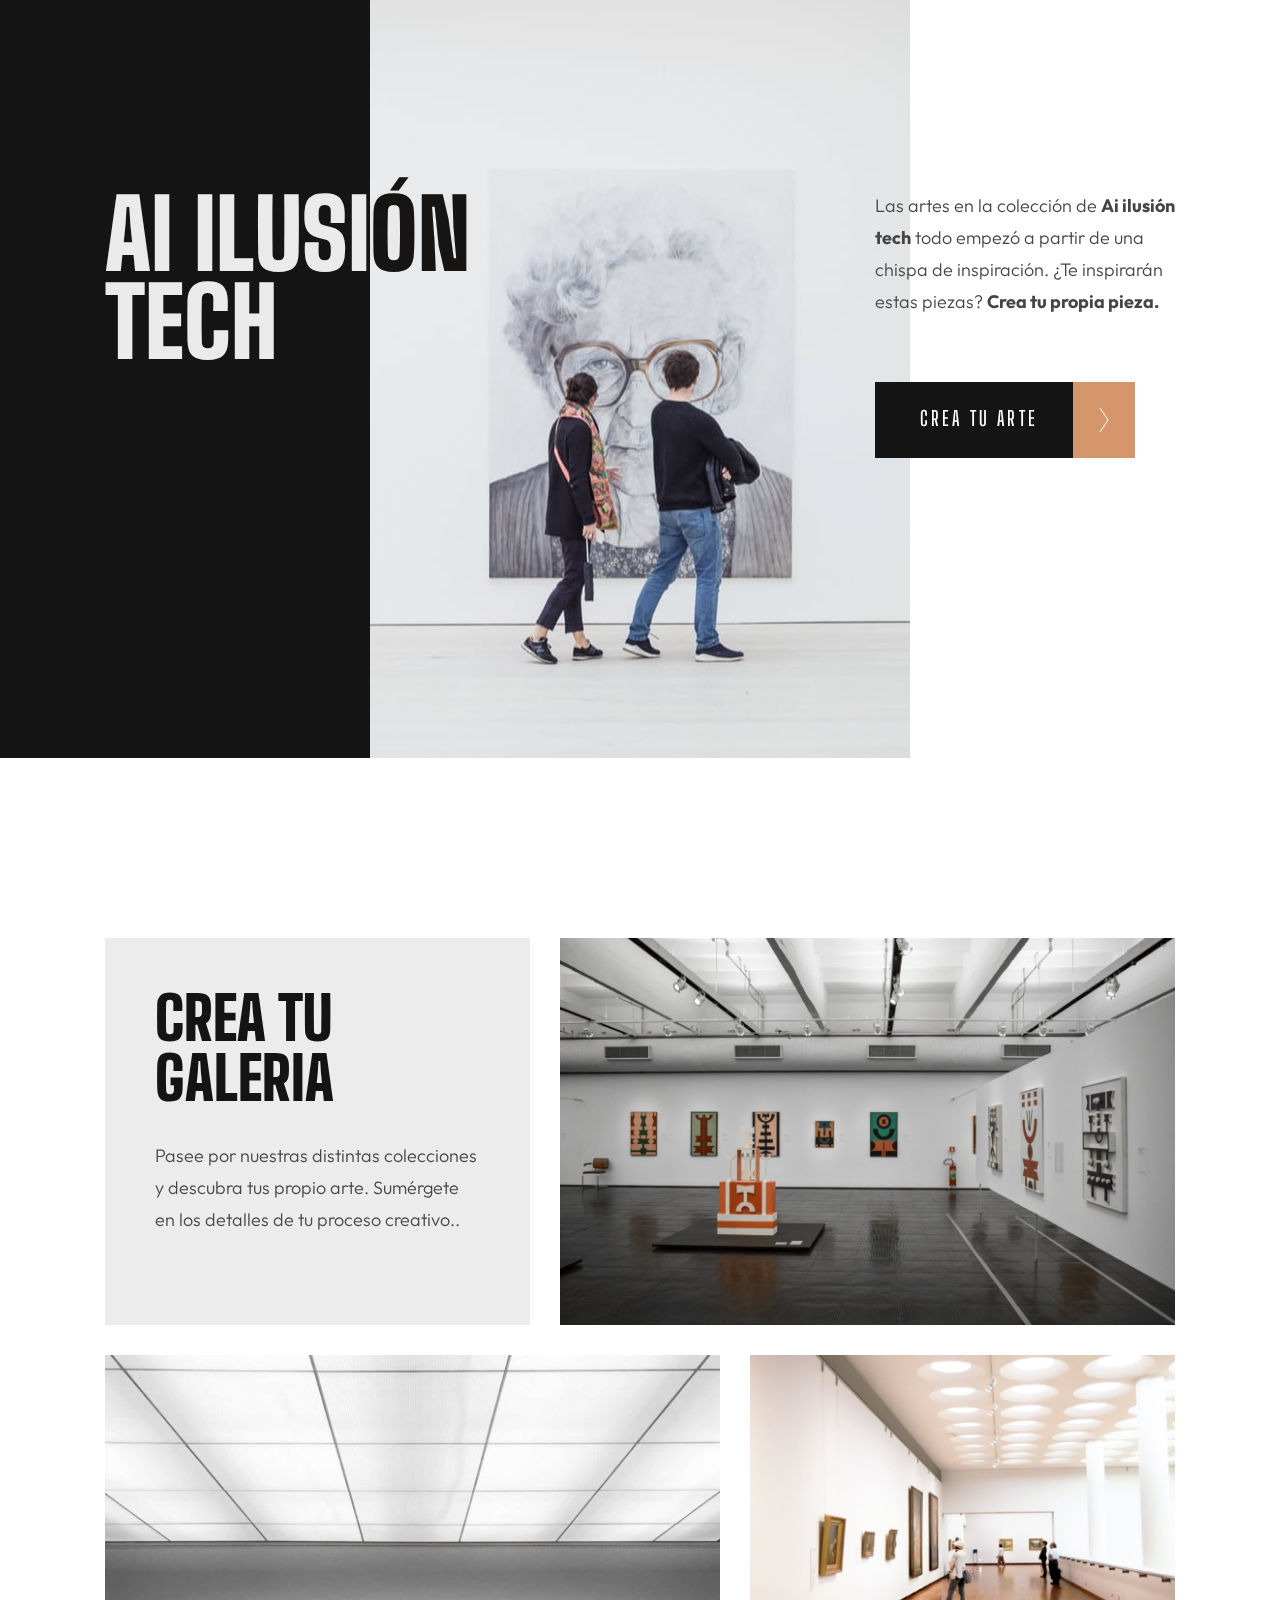
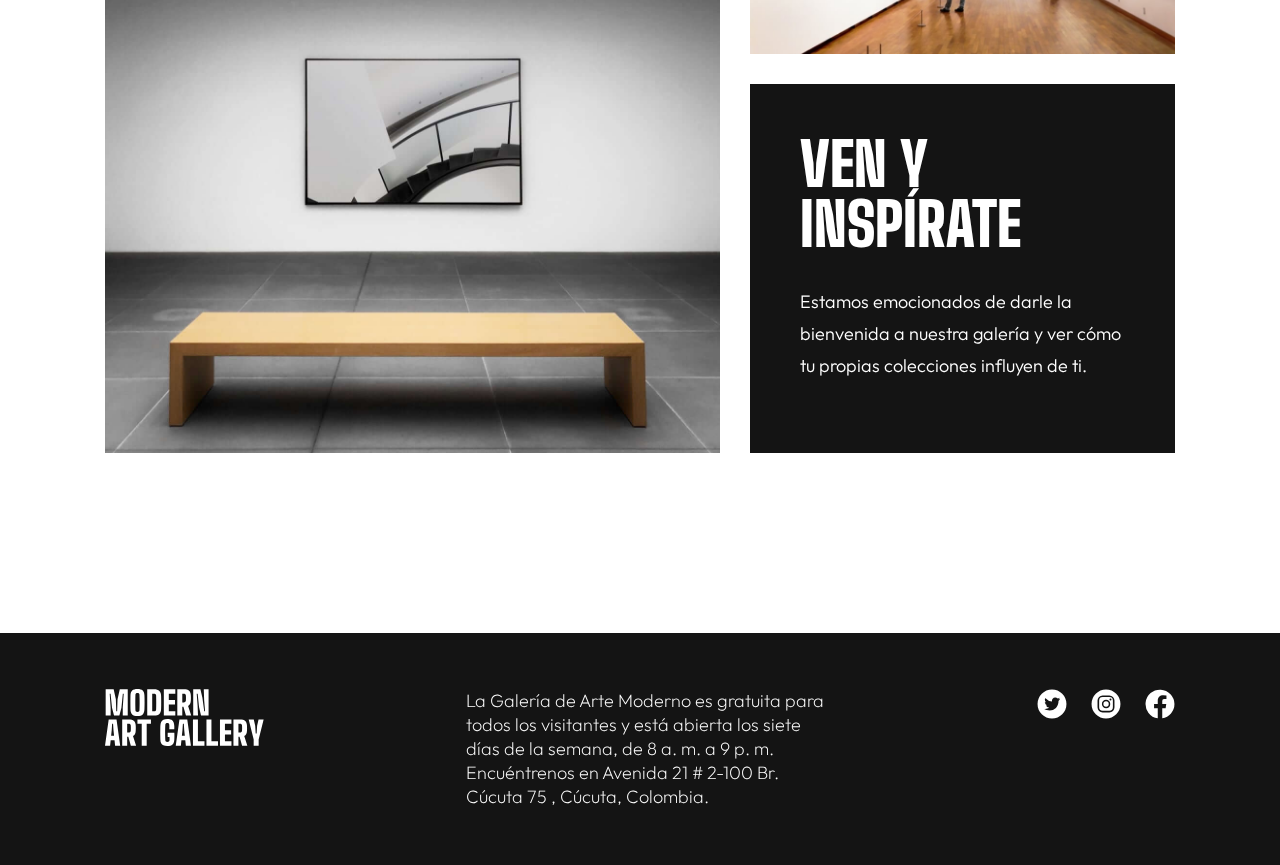
<file: index.html>
<!DOCTYPE html>
<html lang="en">

<head>
  <meta charset="UTF-8">
  <meta http-equiv="X-UA-Compatible" content="IE=edge">
  <meta name="viewport" content="width=device-width, initial-scale=1.0, viewport-fit=cover">

  <title>Ai ilusión tech</title>

  <link rel="icon" href="./assets/favicon-32x32.png" type="image/x-icon">
  <link rel="stylesheet" href="./style.min.css">
</head>

<body>
  <main>
    <header>
      <img class="hero-image-mobile" src="./assets/mobile/image-hero@2x.jpg" alt="Art Gallery Picture">
      <div class="container">

        <div class="hero-section">
          <h1 class="heading-xl h1-heading">Ai ilusión tech</h1>
          <div class="hero-text">
            <p class="body-m hero-paragraph pb-64">Las artes en la colección de <span>Ai ilusión tech</span> todo empezó a partir de una chispa de inspiración. ¿Te inspirarán estas piezas? <span>Crea tu propia pieza. </span></p>
            <div class="btn">
              <a class="btn-link" href="./crear.html">Crea tu Arte</a>
              <a class="arrow-right" href="./crear.html"><img src="./assets/icon-arrow-right.svg" alt="Arrow Button"></a>
            </div>
          </div>
        </div>
      </div>
    </header>

    <article class="container">

      <div class="grid">
        <div class="top-feature-left">
          <h2 class="heading-m">Crea tu galeria</h2>
          <p class="body-m">Pasee por nuestras distintas colecciones y descubra tus propio arte. Sumérgete en los detalles de tu proceso creativo..</p>
        </div>

        <picture class="top-feature-right">
          <source media="(max-width:540px)" srcset="./assets/mobile/image-grid-1@2x.jpg">
          <source media="(max-width:800px)" srcset="./assets/tablet/image-grid-1@2x.jpg">
          <img src="./assets/desktop/image-grid-1@2x.jpg" alt="Art Gallery Exposition">
        </picture>

        <picture class="left-feature">
          <source media="(max-width:540px)" srcset="./assets/mobile/image-grid-2@2x.jpg">
          <source media="(max-width:800px)" srcset="./assets/tablet/image-grid-2@2x.jpg">
          <img src="./assets/desktop/image-grid-2@2x.jpg" alt="Art Gallery seat">
        </picture>

        <picture class="right-feature-1">
          <source media="(max-width:540px)" srcset="./assets/mobile/image-grid-3@2x.jpg">
          <source media="(max-width:800px)" srcset="./assets/tablet/image-grid-3@2x.jpg">
          <img src="./assets/desktop/image-grid-3@2x.jpg" alt="Art Gallery People">
        </picture>

        <div class="right-feature-2"  href="./galeria.html">
          <a class="heading-m white" href="./galeria.html">VEN Y INSPÍRATE</a>
          <p class="body-m-white">Estamos emocionados de darle la bienvenida a nuestra galería y ver cómo tu propias colecciones influyen de ti.</p>
        </div>
      </div>

    </article>

  </main>

  <footer>



    <div class="container flex">

      <img class="logo" src="./assets/logo-light.svg" alt="">

      <p class="body-xs">La Galería de Arte Moderno es gratuita para todos los visitantes y está abierta los siete días de la semana, de 8 a. m. a 9 p. m. Encuéntrenos en Avenida 21 # 2-100 Br. Cúcuta 75 , Cúcuta, Colombia.</p>

      <div class="social">
        <a class="twitter" href="#" aria-label="twitter">
          <svg xmlns="http://www.w3.org/2000/svg" data-name="twitter" viewBox="0 0 40 40">
            <path d="M20 .73A19.27 19.27 0 1 0 39.27 20 19.27 19.27 0 0 0 20 .73Zm10.74 12.68a.57.57 0 0 1-.12.34 8.45 8.45 0 0 1-1.68 1.75c-.09.07-.25.14-.25.28 0 3.47-.89 6.94-3.42 9.45a12.73 12.73 0 0 1-12.35 2.89 11.4 11.4 0 0 1-2.38-1 8.15 8.15 0 0 1-.75-.44c-.06 0-.11-.09 0-.13s.09 0 .28 0a8.48 8.48 0 0 0 3.57-.45A5.49 5.49 0 0 0 16 24.89c-.15 0-.31 0-.47-.06a4.61 4.61 0 0 1-3.44-2.89c0-.11 0-.17.12-.15a4.66 4.66 0 0 0 1.64-.05 2.26 2.26 0 0 1-.56-.17A4.44 4.44 0 0 1 10.53 18a2.08 2.08 0 0 1 0-.49c0-.12.06-.16.16-.09a4.55 4.55 0 0 0 1.67.47c-.19-.15-.36-.31-.53-.47a4.4 4.4 0 0 1-.75-5.19c.08-.12.14-.12.24 0a13.51 13.51 0 0 0 8.68 4.4c.09 0 .1 0 .09-.1a4.79 4.79 0 0 1 0-1.81 4.43 4.43 0 0 1 .85-1.72 4.52 4.52 0 0 1 3.21-1.67 4.28 4.28 0 0 1 1.87.3 4.51 4.51 0 0 1 1.22.75 1.61 1.61 0 0 1 .22.23.19.19 0 0 0 .18 0 11 11 0 0 0 2.52-1 .1.1 0 0 1 .11 0s0 .07 0 .11a3.86 3.86 0 0 1-.7 1.29c-.2.25-.7.86-1.05.92a8.77 8.77 0 0 0 2.13-.6c.08 0 .09-.06.09 0Z  M69.28 58.86A19.27 19.27 0 1 0 47 77.9V64.43h-4.9v-5.57H47v-4.25c0-4.83 2.88-7.5 7.28-7.5a29.25 29.25 0 0 1 4.31.38v4.74h-2.43a2.79 2.79 0 0 0-3.14 3v3.62h5.35l-.86 5.57H53V77.9a19.27 19.27 0 0 0 16.28-19.04Z" />
          </svg>
        </a>

        <a class="facebook" href="index.html" aria-label="facebook">
          <svg xmlns="http://www.w3.org/2000/svg" id="facebook" data-name="facebook" viewBox="0 0 40 40">

            <path class="cls-1" d="M24.51 10.8h-9a4.66 4.66 0 0 0-4.66 4.66v9a4.67 4.67 0 0 0 4.66 4.67h9a4.67 4.67 0 0 0 4.66-4.67v-9a4.66 4.66 0 0 0-4.66-4.66Zm-4.42 14.74A5.57 5.57 0 1 1 25.66 20a5.57 5.57 0 0 1-5.57 5.54ZM26 15.36A1.33 1.33 0 1 1 27.31 14 1.32 1.32 0 0 1 26 15.36Z M20.09 16.41A3.57 3.57 0 1 0 23.66 20a3.57 3.57 0 0 0-3.57-3.59Z M20 .73A19.27 19.27 0 1 0 39.27 20 19.27 19.27 0 0 0 20 .73Zm11.3 23.75a6.8 6.8 0 0 1-6.79 6.79h-9a6.8 6.8 0 0 1-6.81-6.79v-9a6.8 6.8 0 0 1 6.79-6.79h9a6.8 6.8 0 0 1 6.79 6.79Z" />
            <path class="cls-1" d="" />
          </svg>
        </a>

        <a class="instagram" href="index.html" aria-label="instagram">
          <svg xmlns="http://www.w3.org/2000/svg" data-name="instagram" viewBox="0 0 40 40">
            <path d="M39.27 20.12A19.27 19.27 0 1 0 17 39.16V25.69h-4.9v-5.57H17v-4.25c0-4.83 2.88-7.5 7.28-7.5a29.25 29.25 0 0 1 4.31.38v4.74h-2.44a2.79 2.79 0 0 0-3.14 3v3.62h5.35l-.86 5.57H23v13.48a19.27 19.27 0 0 0 16.27-19.04Z" />
          </svg>
        </a>



      </div>

    </div>

    <script src="script.js"></script>
  </footer>
</body>

</html>
</file>
<file: style.min.css>
@import url(https://fonts.googleapis.com/css2?family=Big+Shoulders+Display:wght@400;500;700;900&family=Outfit:wght@100;300&display=swap);*{margin:0;padding:0;text-decoration:0;box-sizing:border-box;transition:all ease .2s;list-style-type:none}a:not([class]){text-decoration-skip-ink:auto}img,picture,source{max-width:100%;display:block;object-fit:cover;line-height:0}button,input,select,textarea{font:inherit}@media (prefers-reduced-motion:reduce){html:focus-within{scroll-behavior:auto}*,::after,::before{animation-duration:0s!important;animation-iteration-count:1!important;transition-duration:0s!important;scroll-behavior:auto!important}}button{all:unset;cursor:pointer}body{line-height:1.3;text-rendering:optimizeSpeed;font-family:'Big Shoulders Display',sans sans-serif;background-color:#fff}:root{--brown:hsla(24, 56%, 63%, 1);--black:hsla(0, 0%, 8%, 1);--gray:hsla(0, 0%, 27%, 1);--white:hsla(0, 0%, 100%, 1)}.heading-xl{font:900 6rem/5.5rem 'Big Shoulders Display',sans-serif;text-transform:uppercase;color:var(--black)}.heading-l{font:900 4.375rem/4.375rem 'Big Shoulders Display',sans-serif;text-transform:uppercase;color:var(--black)}.heading-m{font:900 3.75rem/3.75rem 'Big Shoulders Display',sans-serif;text-transform:uppercase;color:var(--black)}.heading-s{font:900 2.25rem/2.25rem 'Big Shoulders Display',sans-serif;text-transform:uppercase;color:var(--black)}.body-m{font:300 1.125rem/2rem Outfit,sans-serif;color:var(--gray)}.body-m-white{font:300 1.125rem/2rem Outfit,sans-serif;color:var(--white)}span{font-weight:700}.body-s{font:300 1.125rem/1.75rem Outfit,sans-serif;color:var(--gray)}.body-xs{font:200 1.125rem/1.5rem Outfit,sans-serif;color:var(--white);max-width:23.125rem}.white{color:var(--white)}.brown{color:var(--brown)}.btn{display:flex;max-width:16.25rem;z-index:1;background-color:var(--black);justify-content:flex-end}.btn-2{display:flex;max-width:16.25rem;z-index:1;background-color:var(--black);justify-content:flex-end;z-index:2;position:absolute;top:0;flex-direction:row-reverse}.btn-link{padding:1.5rem 2.1875rem;font:600 1.25rem/1.5rem 'Big Shoulders Display',sans-serif;letter-spacing:.2rem;color:var(--white);text-transform:uppercase;transition:all ease .3s}.btn-2:hover,.btn:hover{background-color:var(--brown);transition:all ease .3s}.arrow-left,.arrow-right{padding:1rem;background-color:var(--brown);transition:all ease .3s}.arrow-left:hover,.arrow-right:hover{background-color:var(--black);transition:all ease .3s}.btn-link:hover~.arrow-right{background-color:var(--black);transition:all ease .3s}.btn-link:hover{background-color:var(--brown)}.arrow-left img,.arrow-right img{padding:.625rem}#map{height:37.5rem;z-index:1;filter:grayscale(100)}header{background:linear-gradient(270deg,#fff 50%,hsla(0,0%,8%,1) 50%)}.container{max-width:69.375rem;margin:0 auto;padding-inline:1.25rem}.hero-section{display:flex;padding-block:11.875rem 18.75rem;margin-bottom:11.25rem;background-repeat:no-repeat;background-image:url(assets/desktop/image-hero.jpg);background-position:50% 50%;justify-content:space-between}.hero-image-mobile{display:none}.h1-heading{max-width:28.125rem;mix-blend-mode:difference;color:var(--white)}.hero-paragraph{max-width:18.75rem}.grid{display:grid;gap:1.875rem;margin-block:11.25rem;max-width:100%;grid-template-columns:1fr 10rem 1fr;grid-template-rows:auto auto 1fr;grid-template-areas:'t1 t2 t2' 'l1 l1 r1' 'l1 l1 r2';transition:all ease .5s}.top-feature-left{display:flex;flex-direction:column;padding:3.125rem;gap:2rem;background-color:#ececec;grid-area:t1}.top-feature-right{display:flex;grid-area:t2;max-width:100%;overflow:hidden}.left-feature{display:flex;grid-area:l1;max-width:100%;overflow:hidden}.right-feature-1{display:flex;grid-area:r1;max-width:100%;overflow:hidden}.right-feature-2{display:flex;flex-direction:column;gap:2rem;grid-area:r2;max-width:100%;padding:3.125rem;background-color:var(--black)}.left-feature img,.top-feature-right img{transform:scale(1);transition:all ease 1s}.left-feature img:hover,.right-feature-1 img:hover,.top-feature-right img:hover{transform:scale(1.05);transition:all ease .5s}footer{background-color:var(--black);padding-block:3.5rem}.flex{display:flex;gap:1.875rem;justify-content:space-between;align-items:flex-start}.social,.social-2{display:flex;flex-wrap:wrap;flex-direction:row;gap:1.5rem}.social svg:hover{fill:var(--brown)}.social svg:hover{fill:var(--black)}.social svg{display:flex;height:1.875rem;width:1.875rem;fill:#fff;gap:2.5rem}.social svg:hover{fill:var(--brown)}.social-2 svg{display:flex;height:1.875rem;width:1.875rem;fill:#fff;gap:2.5rem}.social-2 svg:hover{fill:var(--black)}.location{background-color:var(--brown)}.bg{background-color:var(--black)}.adress p{color:#fff;max-width:33.75rem;font:200 1.125rem/1.5rem Outfit,sans-serif;color:var(--white)}.adress{display:flex;gap:2.5rem;padding-block:5.625rem;justify-content:space-between}.adress-list{display:flex;flex-direction:column;gap:1.25rem}.logo path,.logo-2 path{display:flex;padding:1.875rem;width:25rem;fill:var(--white);transition:all ease .3s}.logo path:hover{fill:var(--brown);transition:all ease .3s}.logo-2 path:hover{fill:var(--black);transition:all ease .3s}.logo{object-fit:initial;width:10rem;transform:scale(1)}.pb-64{padding-bottom:4rem}@media (max-width:50rem){.container{max-width:43.75rem}header{background:var(--white) url(assets/tablet/image-hero.jpg) no-repeat}.hero-section{display:grid;grid-template-columns:1fr 1fr;gap:1.25rem;padding-block:6.25rem;margin-bottom:0;background-image:initial}.hero-text{grid-column:2}.heading-xl{font:900 3.75rem/3.75rem 'Big Shoulders Display',sans-serif;grid-column:2;max-width:17.5rem;text-transform:uppercase}.heading-l{font:900 3.125rem/3.4375rem 'Big Shoulders Display',sans-serif}.heading-m{font:900 3.125rem/3.25rem 'Big Shoulders Display',sans-serif}.body-m{font:300 1rem/1.75rem Outfit,sans-serif;color:var(--gray)}.adress{display:flex;gap:6.25rem;justify-content:flex-start}.adress p{max-width:21.25rem;font:200 1rem/1.25rem Outfit,sans-serif}.pb-64{padding-bottom:3rem}.grid{display:grid;gap:1.25rem;margin-block:11.25rem;max-width:100%;grid-template-columns:1fr 1fr 1fr;grid-template-rows:1fr 1fr 1fr;grid-template-areas:'t1 t2 t2' 'l1 l1 r1' 'l1 l1 r2'}.top-feature-left{padding:2.875rem;align-items:center;justify-content:flex-start}.social,.social-2{gap:.625rem}.body-xs{max-width:16.5625rem}}@media (max-width:33.75rem){header{background:var(--white)}.hero-section{display:flex;gap:2.25rem;padding-block:2.25rem;flex-direction:column}.hero-image-mobile{display:flex;object-fit:cover;max-width:100%}.hero-paragraph{max-width:100%}.btn-link{padding:.5rem 1rem;font:600 .75rem/1.25rem 'Big Shoulders Display',sans-serif}.btn,.btn-2{gap:.625rem;max-width:11.25rem;align-items:center;justify-content:space-between}.arrow-right{padding:.5rem .375rem}.flex{flex-direction:column}.adress{gap:1.25rem;justify-content:flex-start;flex-direction:column}.adress{gap:1.25rem;padding-block:2.5rem}.heading-l{font:900 2.5rem/2.75rem 'Big Shoulders Display',sans-serif}.heading-s{font:900 1.75rem/1.875rem 'Big Shoulders Display',sans-serif}.grid{display:flex;gap:1.25rem;margin-block:2.5rem;flex-direction:column}}@media (hover:hover){.grid:hover>picture:not(:hover){filter:grayscale(100);transition:all ease .5s}.grid:hover>picture{filter:grayscale(0);transition:all ease 1.5s}.grid img,.grid picture{filter:saturate(1);transition:all ease 1.5s}.grid picture:hover{filter:saturate(2);transition:all ease .5s}.right-feature-2:hover,.top-feature-left:hover{filter:invert(100);transition:all ease .5s}.top-feature-left:hover{filter:invert(100);transition:all ease .5s}}.hero-section{-webkit-animation:animateBackground ease-out 2s;transition:all ease-in 1.5s;animation-delay:.5s}.hero-text,h1{-webkit-animation:slideInTop ease-out 2s;transition:all ease-out 1.5s;animation-delay:.6s}@keyframes animateBackground{0%{background-position:50% -2000%}100%{background-position:50% 50%}}@keyframes slideInTop{0%{transform:translateY(-9.375rem);opacity:0}100%{transform:translateY(0);opacity:1}}@-webkit-keyframes appear{0%{opacity:0}40%{opacity:0}100%{opacity:1}}@keyframes appear{0%{opacity:0}40%{opacity:0}100%{opacity:1}}
</file>
